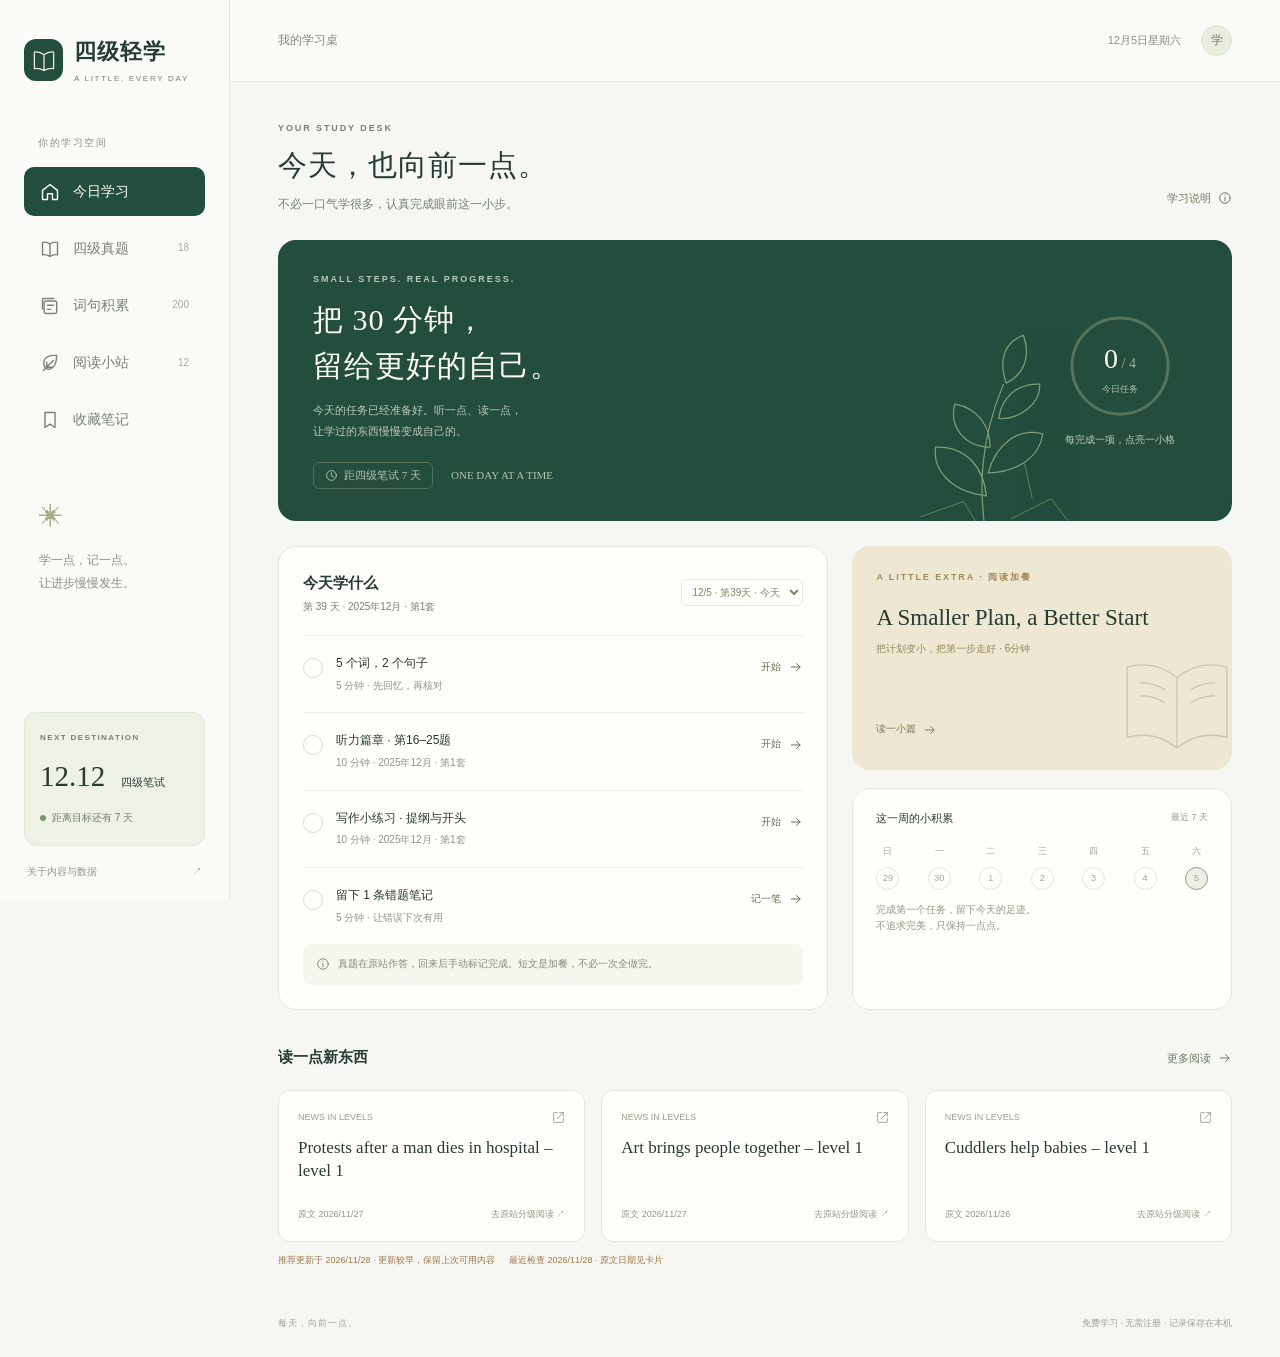
<file: public/index.html>
<!DOCTYPE html>
<html lang="zh-CN">
<head>
  <meta charset="utf-8">
  <meta name="viewport" content="width=device-width, initial-scale=1, viewport-fit=cover">
  <meta name="theme-color" content="#234d3d">
  <meta name="description" content="每天30分钟，认真学一点。四级真题、听力、词句和阅读练习，免费使用，无需注册。">
  <title>四级轻学 · 每天，向前一点</title>
  <link rel="icon" href="data:image/svg+xml,%3Csvg xmlns='http://www.w3.org/2000/svg' viewBox='0 0 64 64'%3E%3Crect width='64' height='64' rx='18' fill='%23234d3d'/%3E%3Cpath d='M16 18q9-3 16 3 7-6 16-3v28q-9-3-16 3-7-6-16-3zM32 21v28' fill='none' stroke='%23fff' stroke-width='3' stroke-linejoin='round'/%3E%3C/svg%3E">
  <link rel="stylesheet" href="styles.css">
  <script src="content.js" defer></script>
  <script src="latest.js" defer></script>
  <script src="app.js" defer></script>
</head>
<body>
  <a class="skip-link" href="#main-content">跳到学习内容</a>
  <aside class="sidebar" aria-label="主导航">
    <a href="#today" class="brand" aria-label="四级轻学首页"><span class="brand-mark" aria-hidden="true"><svg viewBox="0 0 32 32"><path d="M5 7c4-1 7 0 11 3 4-3 7-4 11-3v19c-4-1-7 0-11 2-4-2-7-3-11-2zM16 10v18"/></svg></span><span>四级轻学<small>A LITTLE, EVERY DAY</small></span></a>
    <div class="nav-label">你的学习空间</div>
    <nav id="desktop-nav"></nav>
    <div class="sidebar-note"><span class="tiny-leaf" aria-hidden="true">✳</span><p>学一点，记一点。<br>让进步慢慢发生。</p></div>
    <div class="exam-card"><span class="eyebrow">NEXT DESTINATION</span><strong>12.12 <span>四级笔试</span></strong><div><span class="status-dot"></span><span id="exam-days">备考进行中</span></div></div>
    <button class="sidebar-about" data-action="about">关于内容与数据 <span aria-hidden="true">↗</span></button>
  </aside>
  <div class="workspace">
    <header class="topbar"><div class="mobile-brand">四级轻学<span class="status-dot"></span></div><div class="breadcrumb" id="breadcrumb">我的学习桌</div><div class="topbar-right"><span id="today-date"></span><span class="avatar" aria-label="本机学习者">学</span></div></header>
    <main id="main-content" class="main" tabindex="-1"><div class="loading"><span class="loader"></span><p>正在整理你的学习桌…</p></div></main>
    <footer class="site-footer"><span>每天，向前一点。</span><span>免费学习 · 无需注册 · 记录保存在本机</span></footer>
  </div>
  <nav id="mobile-nav" class="mobile-nav" aria-label="手机主导航"></nav>
  <dialog id="reader-dialog" class="reader-dialog" aria-label="学习内容"><div id="reader-content"></div></dialog>
  <dialog id="about-dialog" class="about-dialog" aria-labelledby="about-title"><button class="dialog-close" data-action="close-about" aria-label="关闭说明">×</button><span class="eyebrow">GOOD TO KNOW</span><h2 id="about-title">把时间留给学习</h2><p>这是一个内容优先的免费四级学习站。站内收录200个备考常用词、60个双语例句、12篇原创阅读练习，并整理18套四级试卷的来源链接。</p><p>原创词句与短文属于学习练习，短文中的人物和场景为教学设计，不是真题或新闻报道。单词释义选取常见用法，不代表完整词典或官方必考词表。</p><p>真题、原文和音频的权利归原权利人。本站不托管试题全文；材料由原站提供，资料完整性和答案仍应结合原卷核对。四级官方题型请参阅<a href="https://cet.neea.edu.cn/html1/folder/16113/1586-1.htm" target="_blank" rel="noopener noreferrer">中国教育考试网</a>。</p><p>每日推荐仅整理外站文章的标题、日期和链接，不转载全文。后台更新需要在GitHub启用附带的定时任务；静态文件本身不会自动刷新内容。页面会显示最近一次检查的真实时间。</p><p>收藏、笔记和完成记录仅保存在当前浏览器，清理网站数据会删除记录，不会自动同步到其他设备。可在“收藏笔记”导出备份。</p><p id="storage-status" class="info-line"></p><button class="button primary" data-action="close-about">知道了，继续学习</button></dialog>
  <div id="toast" class="toast" role="status" aria-live="polite"></div>
  <noscript><div class="noscript">请启用JavaScript以使用学习卡片。你也可以直接打开<a href="https://eol.nju.edu.cn/cet4/">四级真题自测资源</a>。</div></noscript>
</body>
</html>
</file>
<file: public/styles.css>
:root{--bg:#f6f7f2;--paper:#fffefa;--ink:#263b31;--muted:#788077;--green:#234d3d;--green-light:#e9efe6;--line:#e4e7de;--yellow:#f0e9ce;--orange:#a76b43;--radius:18px;--sans:-apple-system,BlinkMacSystemFont,"Segoe UI","Microsoft YaHei",sans-serif;--serif:"Noto Serif SC","Songti SC",SimSun,Georgia,serif}
*{box-sizing:border-box}html{scroll-behavior:smooth}body{margin:0;background:var(--bg);color:var(--ink);font-family:var(--sans);font-size:14px;line-height:1.65;-webkit-font-smoothing:antialiased}button,input,textarea,select{font:inherit}button,a,input,textarea,select{-webkit-tap-highlight-color:transparent}button{cursor:pointer}a{color:inherit;text-decoration:none}button{color:inherit}button:disabled{cursor:not-allowed;opacity:.5}button:focus-visible,a:focus-visible,input:focus-visible,textarea:focus-visible,select:focus-visible,summary:focus-visible{outline:3px solid #94ad80;outline-offset:4px}svg{display:block}h1,h2,h3,p{margin:0}button svg,a svg{flex-shrink:0}.icon{width:20px;height:20px;fill:none;stroke:currentColor;stroke-width:1.7;stroke-linecap:round;stroke-linejoin:round}.skip-link{position:fixed;top:-60px;left:20px;z-index:100;background:var(--green);color:white;padding:12px}.skip-link:focus{top:12px}.sidebar{width:230px;position:fixed;left:0;top:0;bottom:0;border-right:1px solid var(--line);background:#fafbf6;padding:34px 24px 20px;display:flex;flex-direction:column;z-index:10}.brand{display:flex;align-items:center;gap:11px;font-size:22px;font-weight:650;letter-spacing:1px;white-space:nowrap}.brand small{display:block;font-size:8px;letter-spacing:1.7px;font-weight:500;color:var(--muted);margin-top:2px}.brand-mark{width:39px;height:42px;border-radius:12px;background:var(--green);display:grid;place-items:center;flex-shrink:0}.brand-mark svg{width:28px;fill:none;stroke:#f3f2df;stroke-width:1.4;stroke-linejoin:round}.nav-label{font-size:10px;color:#8a9186;letter-spacing:1.5px;margin:50px 14px 15px}.nav-item{display:flex;align-items:center;gap:13px;padding:13px 16px;margin-bottom:8px;color:#7b8278;font-size:14px;border-radius:10px;transition:background .15s,color .15s}.nav-item:hover{background:#edf0e7}.nav-item.active{background:var(--green);color:#fffef6}.nav-item .nav-count{margin-left:auto;font-size:10px;opacity:.65}.sidebar-note{margin:42px 15px 24px;color:#899080;font-size:12px;line-height:1.9}.tiny-leaf{font-size:24px;color:#a4b18a}.sidebar-note p{margin-top:9px}.exam-card{margin-top:auto;padding:18px 15px;background:#eef1e6;border:1px solid #e3e8d9;border-radius:12px}.eyebrow{display:block;font-size:10px;letter-spacing:1.9px;font-weight:600;color:var(--muted)}.exam-card .eyebrow{font-size:8px;letter-spacing:1.4px}.exam-card strong{display:block;margin:9px 0;font-family:Georgia,serif;font-size:29px;font-weight:400}.exam-card strong span{font:11px var(--sans);margin-left:8px}.exam-card>div{display:flex;align-items:center;gap:6px;color:#73806a;font-size:10px}.status-dot{width:6px;height:6px;background:#7d956b;border-radius:50%;display:inline-block;flex-shrink:0}.sidebar-about{background:none;border:0;color:#90968b;font-size:10px;margin-top:18px;padding:0 3px;text-align:left}.sidebar-about span{float:right}.workspace{margin-left:230px;min-height:100vh}.topbar{height:82px;border-bottom:1px solid var(--line);padding:0 48px;display:flex;align-items:center;justify-content:space-between;background:#fafbf7}.breadcrumb{font-size:12px;color:#7f897d}.topbar-right{display:flex;gap:20px;align-items:center;font-size:11px;color:#879080}.avatar{width:31px;height:31px;display:grid;place-items:center;background:#e8eddf;border:1px solid #dbe2cf;color:#718062;border-radius:50%;font-size:12px}.mobile-brand{display:none}.main{max-width:1320px;margin:0 auto;padding:39px 48px 24px;min-height:calc(100vh - 154px)}.page-heading{display:flex;align-items:flex-end;justify-content:space-between;margin-bottom:25px;gap:18px}.page-heading .eyebrow{margin-bottom:8px;font-size:9px}.page-heading h1{font-family:var(--serif);font-weight:500;font-size:29px;line-height:1.5;letter-spacing:1px}.page-heading p{font-size:12px;color:var(--muted);margin-top:8px}.subtle-link{display:inline-flex;align-items:center;gap:7px;font-size:11px;color:#6c7b63;background:none;border:none;padding:8px 0;white-space:nowrap}.subtle-link .icon{width:14px;height:14px}.hero{position:relative;display:flex;align-items:center;justify-content:space-between;overflow:hidden;background:var(--green);color:#fffef4;border-radius:var(--radius);min-height:220px;padding:32px 35px;margin-bottom:25px}.hero .eyebrow{color:#b8c7b6;font-size:9px;letter-spacing:2px}.hero h2{font-family:var(--serif);font-size:30px;font-weight:400;letter-spacing:1px;line-height:1.55;margin:10px 0}.hero p{color:#bfccbc;font-size:11px;line-height:1.9;max-width:350px}.hero-info{display:flex;gap:18px;align-items:center;margin-top:20px}.hero-pill{padding:5px 11px;border:1px solid #53715b;border-radius:6px;font-size:10px;display:flex;align-items:center;gap:6px}.hero-pill .icon{width:13px;height:13px}.hero-info>span{font:11px Georgia,serif;color:#b2c6af}.hero-art{position:absolute;right:145px;bottom:-13px;width:190px;height:210px;opacity:.75;pointer-events:none}.hero-progress{z-index:1;text-align:center;flex-shrink:0;width:140px;margin-right:7px}.progress-dial{width:108px;height:108px;position:relative;margin:auto}.progress-dial svg{width:108px;height:108px;transform:rotate(-90deg)}.progress-dial circle{fill:none;stroke-width:3}.dial-track{stroke:#55745d}.dial-value{stroke:#e1e9b5;stroke-linecap:round;transition:stroke-dashoffset .3s}.dial-text{position:absolute;inset:0;display:flex;align-items:center;justify-content:center;flex-direction:column;font-family:Georgia,serif;font-size:28px}.dial-text small{font:9px var(--sans);color:#b6c9b0;margin-top:0}.hero-progress>p{font-size:10px;color:#c2d0b9;margin-top:10px}.dashboard-grid{display:grid;grid-template-columns:1.45fr 1fr;gap:24px}.panel{background:var(--paper);border:1px solid var(--line);border-radius:var(--radius);padding:24px}.panel-header{display:flex;justify-content:space-between;align-items:center;gap:12px;margin-bottom:20px}.panel-header h2,.section-heading h2{font-size:15px;font-weight:600}.panel-header p{font-size:10px;color:var(--muted);margin-top:3px}.tag{display:inline-flex;align-items:center;gap:5px;background:#eef1e7;color:#748163;border-radius:5px;padding:3px 7px;font-size:9px;white-space:nowrap}.tag.warm{background:#f4eddc;color:#a17a49}.tag.outline{background:transparent;border:1px solid var(--line);color:var(--muted)}.task{display:flex;align-items:flex-start;gap:13px;padding:18px 0;border-top:1px solid #eeeee6}.task:first-of-type{border-top:0}.task-check{width:20px;height:20px;border:1px solid #d9ded0;border-radius:50%;background:transparent;display:grid;place-items:center;margin-top:4px;flex-shrink:0;padding:0;color:transparent}.task-check .icon{width:12px;height:12px}.task-check[aria-pressed=true]{background:var(--green);border-color:var(--green);color:#fff}.task-info{flex:1;min-width:0}.task-info h3{font-size:12px;font-weight:500}.task-info p{font-size:10px;color:#909587;margin-top:4px}.task.is-done h3{text-decoration:line-through;color:#969e8d}.task-action{display:flex;align-items:center;gap:8px;background:none;border:0;font-size:10px;padding:5px 0 5px 10px;color:#607556;white-space:nowrap}.task-action .icon{width:14px;height:14px}.task-footnote{background:#f5f6ed;padding:12px 13px;border-radius:8px;font-size:10px;color:#858b79;display:flex;gap:8px;align-items:flex-start}.task-footnote .icon{width:14px;height:14px;flex-shrink:0;margin-top:1px}.right-stack{display:flex;flex-direction:column;gap:18px}.reading-feature{position:relative;padding:24px;background:#eee8d2;border-radius:var(--radius);overflow:hidden;min-height:224px;display:flex;flex-direction:column;align-items:flex-start}.reading-feature .eyebrow{color:#a18b5e;font-size:9px}.reading-feature h3{font-family:Georgia,"Times New Roman",serif;font-size:23px;font-weight:400;line-height:1.3;max-width:83%;margin-top:18px;position:relative;z-index:1}.reading-feature>p{font-size:10px;color:#94845d;margin-top:8px}.reading-feature .subtle-link{margin-top:auto;padding-top:20px;color:#7e7956;font-size:10px}.feature-drawing{position:absolute;right:-10px;bottom:10px;width:130px;height:130px;opacity:.38}.weekly-card{padding:20px 23px;background:var(--paper);border:1px solid var(--line);border-radius:var(--radius);flex:1}.weekly-top{display:flex;align-items:center;justify-content:space-between;font-size:11px}.weekly-top span{font-size:9px;color:#939c87}.week-dots{display:flex;justify-content:space-between;gap:6px;margin:17px 0 12px}.week-dot{display:grid;justify-items:center;gap:8px;color:#a0a594;font-size:9px}.week-dot b{width:23px;height:23px;border-radius:50%;border:1px solid #e3e6db;display:grid;place-items:center;font-size:9px;font-weight:400}.week-dot.done b{background:var(--green);border-color:var(--green);color:#fff}.week-dot.current b{border-color:#8f9d7e;background:#edf0e4}.weekly-card>p{color:#909784;font-size:10px}.section-heading{display:flex;align-items:center;justify-content:space-between;margin:31px 0 15px;gap:15px}.news-grid{display:grid;grid-template-columns:repeat(3,1fr);gap:16px}.news-card{padding:19px;background:var(--paper);border:1px solid var(--line);border-radius:12px;display:flex;flex-direction:column;gap:11px;transition:transform .15s,border-color .15s;min-height:152px}.news-card:hover{transform:translateY(-3px);border-color:#b8c5ab}.news-card .news-top{display:flex;justify-content:space-between;align-items:center;font-size:9px;color:#9ba18e}.news-card .icon{width:13px;height:13px}.news-card h3{font:17px/1.4 Georgia,serif;flex:1}.news-card .news-bottom{font-size:9px;color:#909887;display:flex;justify-content:space-between;align-items:center}.source-status{font-size:9px;color:#969c8c;margin-top:11px;display:flex;flex-wrap:wrap;gap:5px 14px}.source-status.warning{color:#9e774b}.site-footer{padding:24px 48px 26px;color:#9da391;display:flex;justify-content:space-between;font-size:9px;gap:15px;max-width:1320px;margin:auto}.site-footer span:first-child{font-family:var(--serif);letter-spacing:1px}.button{display:inline-flex;align-items:center;justify-content:center;gap:8px;border:1px solid var(--line);background:var(--paper);border-radius:8px;padding:10px 16px;font-size:12px;line-height:1.5;min-height:42px}.button .icon{width:16px;height:16px}.button.primary{background:var(--green);color:#fff;border-color:var(--green)}.button.primary:hover{background:#315f4b}.button.light{background:var(--green-light);border-color:transparent;color:#48613d}.button.ghost{background:transparent}.button.small{padding:6px 10px;font-size:10px;min-height:34px}.toolbar{display:flex;flex-wrap:wrap;align-items:center;gap:12px;margin-bottom:22px}.search-box{display:flex;align-items:center;gap:10px;background:var(--paper);border:1px solid var(--line);border-radius:9px;padding:10px 14px;flex:1;min-width:180px}.search-box .icon{width:16px;height:16px;color:#909984}.search-box input{width:100%;border:0;background:transparent;outline:none;font-size:12px;color:var(--ink);min-width:0}.toolbar select{padding:11px 30px 11px 13px;border:1px solid var(--line);border-radius:9px;background:var(--paper);font-size:12px;color:#6d7a63;min-height:42px}.filter-chips{display:flex;flex-wrap:wrap;gap:8px}.chip{border:1px solid var(--line);background:transparent;border-radius:7px;color:#849079;font-size:10px;padding:7px 12px;min-height:34px}.chip.active{background:var(--green);color:#fff;border-color:var(--green)}.paper-grid{display:grid;grid-template-columns:repeat(3,1fr);gap:18px}.paper-card{padding:23px;background:var(--paper);border:1px solid var(--line);border-radius:14px;position:relative}.paper-card .paper-number{font:32px Georgia,serif;color:#c6ceba;margin:18px 0 0;line-height:1}.paper-card h2{font-size:15px;font-weight:500;margin:7px 0}.paper-card p{font-size:10px;color:#909784}.paper-card .paper-actions{display:flex;align-items:center;justify-content:space-between;margin-top:24px;border-top:1px solid #ecefe4;padding-top:16px}.bookmark{background:none;border:none;color:#9ba58e;padding:6px;border-radius:5px}.bookmark .icon{width:17px;height:17px}.bookmark.is-saved{color:#627a42;background:#edf1e5}.bookmark.is-saved .icon{fill:#dce6cd}.empty-state{text-align:center;padding:60px 20px;background:var(--paper);border:1px dashed var(--line);border-radius:15px;color:#929c85;grid-column:1/-1}.empty-state .icon{margin:0 auto 13px;width:30px;height:30px}.empty-state h2{font-size:16px;font-weight:400;color:#6b7c5b;margin-bottom:8px}.empty-state p{font-size:12px}.info-line{font-size:11px;color:#8c9580;line-height:1.9;margin:14px 0}.info-line a{text-decoration:underline;text-underline-offset:3px}.word-layout{display:grid;grid-template-columns:minmax(0,1.55fr) minmax(220px,1fr);gap:24px}.word-card{background:var(--paper);border:1px solid var(--line);border-radius:var(--radius);padding:25px 30px;text-align:center;min-height:320px;display:flex;flex-direction:column}.word-card-top{display:flex;align-items:center;justify-content:space-between;color:#919b86;font-size:10px}.word-main{padding:25px 0;flex:1;display:flex;align-items:center;justify-content:center;flex-direction:column;min-height:195px}.word-main h2{font:42px/1.3 Georgia,serif;overflow-wrap:anywhere}.word-main .word-pos{font:italic 13px Georgia,serif;color:#9ca48e;margin:7px 0}.word-main .meaning{font-size:17px;color:#536649;min-height:32px;margin-top:7px}.word-main .meaning.hidden{color:#a6ad9a;font-size:11px}.word-controls{display:flex;justify-content:center;gap:10px;flex-wrap:wrap}.word-controls button{min-width:100px}.word-tools{display:flex;gap:8px;margin-top:22px;justify-content:center}.word-list{padding:20px}.word-list h3{font-size:12px;font-weight:500;margin-bottom:15px}.word-list-item{width:100%;display:flex;justify-content:space-between;gap:10px;padding:9px 10px;border:0;border-bottom:1px solid #edf0e5;background:transparent;text-align:left;font-size:12px}.word-list-item:last-child{border:0}.word-list-item.active{background:#edf2e6;border-radius:6px}.word-list-item span{color:#8b967f;font-size:10px;max-width:120px;overflow:hidden;text-overflow:ellipsis;white-space:nowrap}.word-list-item b{font-weight:500}.word-session-info{font-size:10px;color:#8b957e;margin:15px 0 0}.sentence-grid{display:grid;grid-template-columns:1fr 1fr;gap:16px;margin-top:18px}.sentence-card{padding:22px;background:var(--paper);border:1px solid var(--line);border-radius:12px}.sentence-card>p{font:17px/1.7 Georgia,serif;margin:12px 0;color:#354738}.sentence-head{display:flex;justify-content:space-between;align-items:center}.sentence-card details{font-size:11px;color:#7a886e}.sentence-card summary{cursor:pointer;color:#8d997f;display:inline-flex;min-height:32px;align-items:center}.sentence-card details p{padding-top:10px;line-height:1.9}.sentence-card .grammar{background:#f3f5ed;border-radius:7px;padding:10px 12px;margin-top:10px;font-size:10px}.reading-grid{display:grid;grid-template-columns:repeat(3,1fr);gap:20px}.reading-card{border:1px solid var(--line);border-radius:14px;overflow:hidden;background:var(--paper);display:flex;flex-direction:column}.reading-cover{height:105px;background:#e4ebdc;display:flex;align-items:center;justify-content:space-between;padding:23px;color:#8fa378}.reading-cover.tone-1{background:#eee7d1;color:#b39b69}.reading-cover.tone-2{background:#e2e9e4;color:#91a69c}.reading-cover .cover-number{font:47px Georgia,serif;opacity:.65}.reading-cover .icon{width:40px;height:40px;stroke-width:.8}.reading-card-body{padding:22px;display:flex;flex-direction:column;flex:1}.reading-card-body h2{font:21px/1.35 Georgia,serif;margin:11px 0 7px}.reading-card-body>p{font-size:11px;color:#8b957f}.reading-card-body .reading-meta{font-size:9px;color:#9ba48e;margin-top:14px}.reading-card .paper-actions{display:flex;justify-content:space-between;align-items:center;margin-top:auto;padding-top:18px}.saved-tabs{margin-bottom:22px;display:flex;gap:8px;flex-wrap:wrap}.notes-grid{display:grid;grid-template-columns:1fr 1fr;gap:16px}.note-card{border:1px solid var(--line);border-radius:12px;background:var(--paper);padding:22px}.note-card p{white-space:pre-wrap;overflow-wrap:anywhere;font-size:12px;line-height:1.9}.note-card footer{display:flex;justify-content:space-between;font-size:9px;color:#98a08d;margin-top:16px;align-items:center}.note-form{background:var(--paper);border:1px solid var(--line);border-radius:14px;padding:22px;margin-bottom:22px}.note-form label{display:block;font-size:12px;margin-bottom:9px}.note-form textarea{resize:vertical;min-height:105px;width:100%;border:1px solid var(--line);border-radius:8px;padding:13px;font-size:12px;background:#fbfcf7;color:var(--ink)}.note-form .form-bottom{display:flex;justify-content:space-between;align-items:center;margin-top:12px;gap:14px}.note-form .form-bottom small{font-size:9px;color:#96a08a}.storage-actions{display:flex;gap:10px;flex-wrap:wrap;margin-top:24px}.reader-dialog,.about-dialog{border:1px solid var(--line);border-radius:20px;color:var(--ink);background:var(--paper);max-height:90dvh;padding:0;width:min(830px,calc(100vw - 40px));overflow:auto;box-shadow:0 25px 100px #182c2040}.reader-dialog::backdrop,.about-dialog::backdrop{background:#1b302560;backdrop-filter:blur(4px)}.reader-header{position:sticky;top:0;display:flex;align-items:center;justify-content:space-between;background:var(--paper);border-bottom:1px solid var(--line);padding:14px 28px;z-index:3;gap:15px;font-size:11px;color:#8b967e}.reader-actions{display:flex;align-items:center;gap:8px}.dialog-close{border:0;background:#f0f3e9;width:32px;height:32px;border-radius:50%;font-size:22px;font-weight:300;color:#7b896b;display:grid;place-items:center;line-height:1}.reader-body{padding:30px 42px 40px}.reader-body h1{font:36px/1.2 Georgia,serif;margin:15px 0 10px}.reader-body .reader-subtitle{color:#8b967e;font-size:12px}.article-text{font:19px/1.95 Georgia,"Times New Roman",serif;margin:28px 0}.article-text p+p{margin-top:21px}.translation{padding:17px 20px;background:#f1f4e9;border:1px solid #e7ecdc;border-radius:10px;font-size:12px;line-height:2;margin:24px 0}.translation summary{cursor:pointer;color:#6c7e58}.translation p{margin-top:13px}.vocab-notes{display:flex;gap:10px;flex-wrap:wrap;margin:20px 0}.vocab-notes>div{padding:10px 14px;background:#f5f3e8;border-radius:7px;font-size:11px;color:#8a805f}.vocab-notes b{display:block;font:15px Georgia,serif;color:#6b694f;margin-bottom:3px}.quiz-title{font-size:15px;margin:30px 0 8px;font-weight:500}.quiz-question{padding:18px 0;border:0;border-top:1px solid var(--line);margin:0}.quiz-question legend{float:left;width:100%;font:16px/1.6 Georgia,serif;margin-bottom:10px;padding:0}.quiz-question label{clear:both;display:flex;align-items:flex-start;gap:9px;padding:7px;font:14px/1.6 Georgia,serif;border-radius:5px;cursor:pointer}.quiz-question label:hover{background:#f2f5e9}.quiz-question input{accent-color:var(--green);margin-top:5px;flex-shrink:0}.quiz-question label.correct{background:#edf4e3;color:#4d6c36}.quiz-question label.wrong{background:#faeee5;color:#9b6951}.quiz-explanation{font-size:11px;color:#8b795f;margin-top:10px}.quiz-result{margin-top:16px;font-size:12px;color:#61794b}.paper-detail h1{font-family:var(--serif);font-size:26px}.paper-detail .resource-links{display:flex;flex-wrap:wrap;gap:10px;margin:24px 0}.paper-detail audio{width:100%;margin:16px 0;max-width:100%}.audio-block{padding:18px 22px;background:#edf2e6;border-radius:12px;margin:22px 0}.audio-block h2{font-size:13px;font-weight:500}.audio-block p{font-size:10px;color:#8d987c}.paper-tips{padding:20px;border:1px solid var(--line);border-radius:10px;font-size:12px;line-height:2}.paper-tips h2{font-size:14px;margin-bottom:10px}.paper-tips p{color:#7e8b70;margin-top:6px}.paper-sections{display:flex;flex-wrap:wrap;gap:8px;margin:17px 0}.about-dialog{padding:36px;width:min(590px,calc(100vw - 30px))}.about-dialog .dialog-close{float:right}.about-dialog h2{font-family:var(--serif);font-size:26px;font-weight:400;margin:15px 0 20px}.about-dialog>p{font-size:12px;line-height:1.95;color:#7e8c70;margin:14px 0}.about-dialog a{text-decoration:underline}.about-dialog .button{margin-top:13px}.toast{position:fixed;bottom:28px;left:50%;transform:translate(-50%,20px);padding:12px 23px;max-width:min(90vw,600px);background:#263e30;color:#fff;border-radius:10px;font-size:12px;box-shadow:0 8px 30px #17251920;opacity:0;pointer-events:none;transition:opacity .2s,transform .2s;z-index:100}.toast.visible{opacity:1;transform:translate(-50%,0)}.mobile-nav{display:none}.loading{display:grid;place-items:center;min-height:50vh;color:#9aa28f;gap:15px;align-content:center;font-size:12px}.loader{width:28px;height:28px;border:2px solid var(--line);border-top-color:var(--green);border-radius:50%;animation:spin 1s linear infinite}.noscript{padding:30px;margin-left:230px;background:#fff9e9}.note-highlight{padding:14px 18px;background:#f0f3e8;border-radius:9px;font-size:11px;color:#839173;margin:17px 0}.date-selector{font-size:10px;border:1px solid var(--line);border-radius:6px;padding:6px;background:var(--paper);color:#7d896e;max-width:165px}.result-count{font-size:10px;color:#98a18b;margin-top:16px}.error-card{padding:30px;background:#fff6ed;border:1px solid #ead9c7;border-radius:14px;color:#8b7154}.error-card h1{font-size:21px;margin-bottom:12px}.error-card a{text-decoration:underline}.reading-toolbar{justify-content:space-between}.audio-status{min-height:16px}.book-empty{width:46px;height:46px}.source-note{font-size:10px;color:#8a957d;line-height:1.8}.inline-label{font-size:10px;color:#87957a;margin-right:7px}.scroll-anchor{scroll-margin-top:25px}.word-results{margin-top:17px;display:grid;grid-template-columns:repeat(2,1fr);gap:8px}.word-result{padding:13px 16px;background:var(--paper);border:1px solid var(--line);border-radius:7px;text-align:left}.word-result b{font:17px Georgia,serif;display:block}.word-result span{font-size:10px;color:#8b967c}.link-muted{font-size:10px;color:#89957b;text-decoration:underline;text-underline-offset:3px}.note-card .button{font-size:9px}.note-card label{font-size:9px;color:#8e9881}.topbar-right>span:first-child{white-space:nowrap}
@keyframes spin{to{transform:rotate(360deg)}}
@media(min-width:1550px){.main{padding-top:45px}.hero{min-height:240px}.hero h2{font-size:35px}.hero-art{right:190px}.panel{padding:29px}.task{padding:21px 0}.news-card{min-height:160px}}
@media(max-width:1150px){.sidebar{width:200px;padding-left:19px;padding-right:19px}.brand{font-size:19px}.workspace{margin-left:200px}.topbar{padding:0 30px}.main{padding:31px 30px 20px}.site-footer{padding-left:30px;padding-right:30px}.hero{padding:28px}.hero-art{right:100px;opacity:.5}.hero-progress{margin:0;width:120px}.hero h2{font-size:27px}.dashboard-grid{gap:18px;grid-template-columns:1.25fr 1fr}.panel{padding:21px}.task{gap:10px}.task-action{font-size:9px;padding-left:4px}.task-info h3{font-size:11px}.reading-feature{padding:22px}.reading-feature h3{font-size:22px}.paper-grid,.reading-grid{grid-template-columns:repeat(2,1fr)}.news-grid{gap:12px}.news-card{padding:17px}.news-card h3{font-size:15px}.word-layout{gap:18px}}
@media(max-width:850px) and (min-width:701px){.sidebar{width:175px;padding-left:14px;padding-right:14px}.brand{font-size:17px;gap:8px}.brand small{font-size:6px}.brand-mark{width:31px;height:35px}.brand-mark svg{width:24px}.workspace{margin-left:175px}.nav-item{gap:10px;padding:12px}.main{padding-left:24px;padding-right:24px}.dashboard-grid{grid-template-columns:1fr}.right-stack{display:grid;grid-template-columns:1fr 1fr}.weekly-card{min-width:0}.reading-feature{min-height:215px}.hero-progress{width:105px}.hero h2{font-size:25px}.hero-art{display:none}.word-layout{grid-template-columns:1fr}.news-grid{grid-template-columns:1fr 1fr}.news-card:last-child{display:none}.sentence-grid{grid-template-columns:1fr}}
@media(max-width:700px){body{font-size:13px}.sidebar{display:none}.workspace{margin-left:0}.topbar{height:65px;padding:0 21px;background:var(--bg)}.mobile-brand{display:flex;align-items:center;gap:8px;font-family:var(--serif);font-size:19px;letter-spacing:1px}.breadcrumb{display:none}.topbar-right{gap:12px;font-size:9px}.avatar{width:27px;height:27px;font-size:10px}.main{padding:26px 20px 15px;min-height:calc(100dvh - 180px)}.page-heading{margin-bottom:19px;align-items:center}.page-heading h1{font-size:25px}.page-heading .eyebrow{font-size:8px;margin-bottom:6px}.page-heading p{font-size:10px;margin-top:5px}.page-heading>.subtle-link{font-size:10px}.hero{min-height:211px;padding:25px 22px;margin-bottom:20px;border-radius:15px;gap:12px}.hero h2{font-size:24px;letter-spacing:.5px;margin:10px 0 8px}.hero .eyebrow{font-size:8px;letter-spacing:1.3px}.hero p{font-size:9px;max-width:195px}.hero-info{gap:9px;margin-top:17px;flex-wrap:wrap}.hero-info>span{font-size:9px}.hero-pill{font-size:9px;padding:4px 8px}.hero-progress{width:90px;margin:0}.progress-dial,.progress-dial svg{width:87px;height:87px}.dial-text{font-size:25px}.dial-text small{font-size:8px}.hero-progress>p{font-size:8px}.hero-art{right:70px;width:120px;opacity:.25}.dashboard-grid{grid-template-columns:1fr;gap:18px}.panel{padding:21px;border-radius:15px}.panel-header{margin-bottom:15px}.panel-header h2,.section-heading h2{font-size:14px}.panel-header p{font-size:10px}.task{padding:17px 0;gap:13px}.task-info h3{font-size:12px}.task-info p{font-size:10px}.task-action{font-size:10px;min-height:38px}.task-check{width:24px;height:24px}.task-footnote{font-size:10px}.right-stack{display:grid;grid-template-columns:1.15fr 1fr;gap:12px}.reading-feature{padding:20px 17px;min-height:210px;border-radius:14px}.reading-feature .eyebrow{font-size:8px;letter-spacing:1px}.reading-feature h3{font-size:20px;max-width:100%;margin-top:13px}.reading-feature>p{font-size:9px}.feature-drawing{width:95px;height:95px;opacity:.22}.reading-feature .subtle-link{font-size:9px}.weekly-card{padding:20px 15px;border-radius:14px;min-width:0}.weekly-top{font-size:10px;align-items:flex-start;gap:5px;flex-direction:column}.weekly-top span{font-size:8px}.week-dots{gap:2px;flex-wrap:wrap;margin:13px 0 10px;justify-content:flex-start}.week-dot{gap:4px;flex:1;font-size:8px}.week-dot b{width:17px;height:17px;font-size:8px}.weekly-card>p{font-size:9px;line-height:1.9}.section-heading{margin-top:25px;margin-bottom:14px}.news-grid{grid-template-columns:1fr}.news-card{min-height:110px;padding:18px;gap:7px}.news-card h3{font-size:19px}.news-card .news-top,.news-card .news-bottom{font-size:9px}.source-status{font-size:9px;line-height:1.8}.site-footer{padding:18px 20px 105px;flex-direction:column;gap:6px;font-size:9px}.mobile-nav{display:flex;position:fixed;bottom:0;left:0;right:0;z-index:12;padding:8px 10px calc(8px + env(safe-area-inset-bottom));background:#fcfdf8f5;backdrop-filter:blur(16px);border-top:1px solid var(--line);justify-content:space-around}.mobile-nav a{display:flex;flex-direction:column;align-items:center;gap:4px;padding:5px 9px;font-size:9px;color:#9aa28d;border-radius:9px;min-width:54px}.mobile-nav a.active{color:var(--green);background:#edf2e5}.mobile-nav .icon{width:21px;height:21px}.toast{bottom:94px;font-size:11px;padding:12px 18px}.toolbar{gap:9px;margin-bottom:18px}.search-box{width:100%;flex-basis:100%;padding:11px 13px}.toolbar select{font-size:11px}.paper-grid{gap:13px;grid-template-columns:1fr 1fr}.paper-card{padding:18px 15px;border-radius:12px}.paper-card .tag{font-size:8px;padding:3px 6px}.paper-card .paper-number{font-size:27px;margin-top:15px}.paper-card h2{font-size:12px}.paper-card p{font-size:9px}.paper-card .paper-actions{margin-top:17px;padding-top:12px}.paper-card .button{font-size:9px;padding:7px 9px;gap:5px}.paper-card .bookmark{padding:6px}.button .icon{width:14px;height:14px}.info-line{font-size:10px}.word-layout{grid-template-columns:1fr;gap:18px}.word-card{padding:23px 22px;min-height:330px}.word-main h2{font-size:43px}.word-main .meaning{font-size:17px}.word-list{padding:20px}.word-list-item{font-size:13px;padding:10px}.word-list-item span{max-width:none;font-size:11px}.sentence-grid{grid-template-columns:1fr;gap:13px}.sentence-card{padding:19px}.sentence-card>p{font-size:18px}.reading-grid{grid-template-columns:1fr 1fr;gap:13px}.reading-cover{height:90px;padding:17px}.reading-cover .cover-number{font-size:35px}.reading-cover .icon{width:31px;height:31px}.reading-card-body{padding:17px 15px}.reading-card-body h2{font-size:19px}.reading-card-body>p{font-size:10px}.reading-card-body .reading-meta{font-size:8px}.reading-card .paper-actions .button{font-size:9px;padding:6px 10px}.notes-grid{grid-template-columns:1fr}.note-form{padding:19px}.note-form .form-bottom small{font-size:9px}.reader-dialog{max-height:100dvh;width:100%;height:100dvh;margin:0;border:0;border-radius:0}.reader-header{padding:13px 19px;font-size:10px}.reader-body{padding:24px 24px 100px}.reader-body h1{font-size:31px}.article-text{font-size:19px;line-height:1.9;margin-top:25px}.reader-body .reader-subtitle{font-size:11px}.paper-detail h1{font-family:var(--serif);font-size:24px}.paper-detail .resource-links{gap:8px}.paper-detail .resource-links .button{font-size:11px;padding:10px 12px}.audio-block{padding:16px}.paper-tips{font-size:11px;padding:17px}.about-dialog{padding:27px 24px}.about-dialog>p{font-size:11px}.saved-tabs{gap:6px}.saved-tabs .chip{font-size:10px;padding:7px 10px}.storage-actions .button{font-size:10px}.noscript{margin-left:0}.date-selector{font-size:9px;padding:5px;max-width:125px}.note-form textarea{font-size:13px}.quiz-question legend{font-size:16px}.quiz-question label{font-size:14px}.word-results{grid-template-columns:1fr 1fr}.filter-chips .chip{font-size:9px;padding:7px 10px}.reading-toolbar{justify-content:flex-start}}
@media(max-width:370px){.main{padding-left:15px;padding-right:15px}.topbar{padding:0 16px}.hero{padding:23px 18px}.hero h2{font-size:22px}.hero p{max-width:175px}.hero-progress{width:78px}.progress-dial,.progress-dial svg{width:78px;height:78px}.right-stack{grid-template-columns:1fr}.reading-feature{min-height:200px}.weekly-top{flex-direction:row}.week-dot b{width:24px;height:24px}.week-dots{justify-content:space-between}.paper-grid,.reading-grid{grid-template-columns:1fr}.reading-cover{height:80px}.word-controls button{min-width:90px}.hero-info>span{display:none}.page-heading h1{font-size:23px}}
@media(prefers-reduced-motion:reduce){*,*::before,*::after{animation:none!important;transition:none!important;scroll-behavior:auto!important}}

@media(max-width:700px){.reader-dialog{max-width:none;max-height:100dvh;inset:0}.week-dots{display:grid;grid-template-columns:repeat(7,minmax(0,1fr));gap:2px}.week-dot{min-width:0}.week-dot b{width:15px;height:15px;font-size:7px}.task-info h3{font-size:13px}.task-info p{font-size:11px}.panel-header p{font-size:11px}.task-footnote{font-size:11px}.topbar-right{font-size:10px}}
</file>
